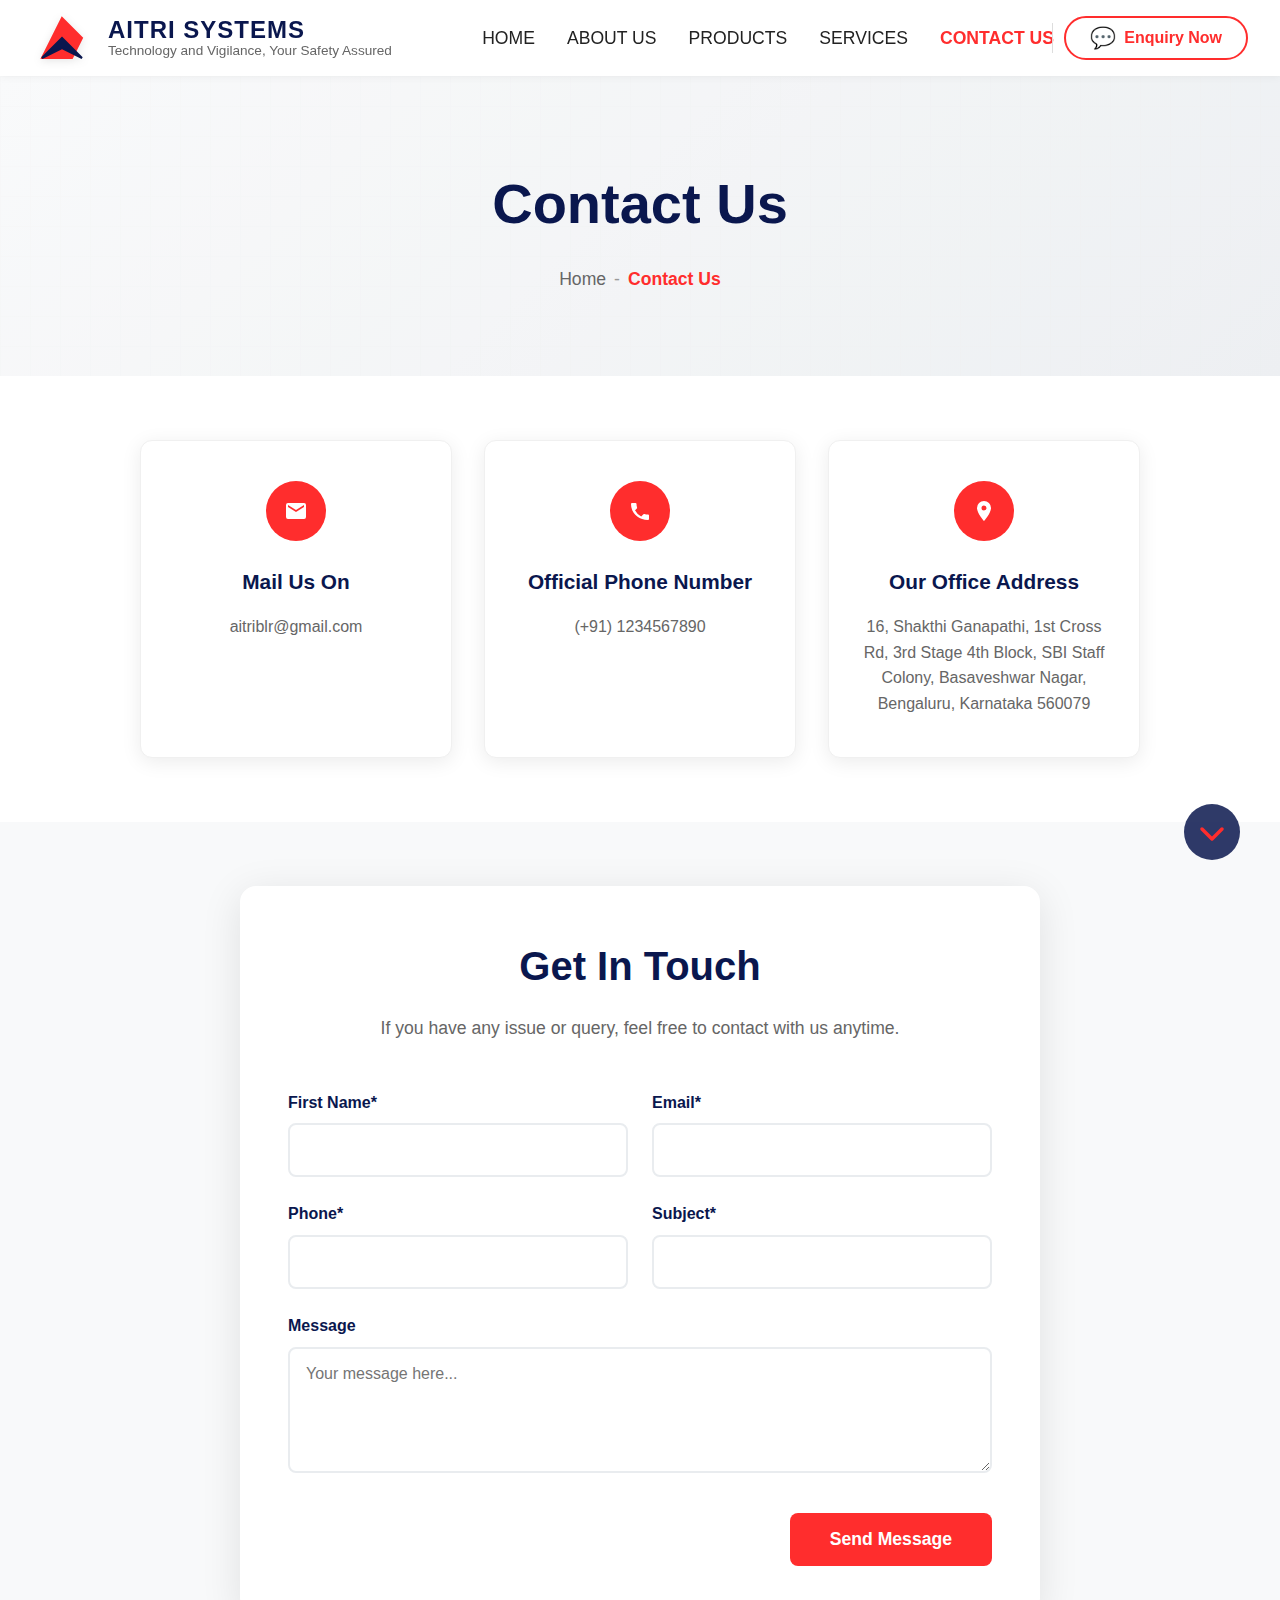
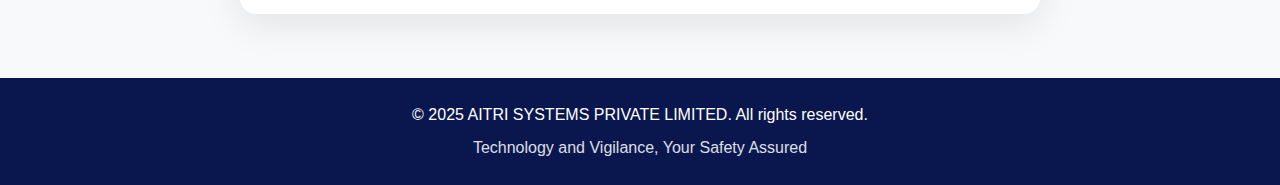
<file: contact.html>
<!DOCTYPE html>
<html lang="en">
<head>
    <meta charset="UTF-8">
    <meta name="viewport" content="width=device-width, initial-scale=1.0">
    <title>Contact Us - AITRI SYSTEMS PRIVATE LIMITED</title>
    <link rel="stylesheet" href="styles.css">
    <link rel="stylesheet" href="contact-styles.css">
</head>
<body>
    <header class="main-header">
        <div class="header-left">
            <div class="logo-svg">
                <svg width="60" height="60" viewBox="0 0 60 60" xmlns="http://www.w3.org/2000/svg">
                    <!-- Red interlocking element -->
                    <path d="M10 50 L30 10 L50 30 L40 50 Z" fill="#ff2d2d" stroke="#ff2d2d" stroke-width="2"/>
                    <!-- Dark blue interlocking element -->
                    <path d="M10 50 L30 30 L50 50 L30 40 Z" fill="#0a174e" stroke="#0a174e" stroke-width="2"/>
                </svg>
            </div>
            <div class="logo-text">
                <span class="logo-title">AITRI SYSTEMS</span>
                <span class="logo-tagline">Technology and Vigilance, Your Safety Assured</span>
            </div>
        </div>
        <nav class="main-nav">
            <ul>
                <li><a href="index.html">HOME</a></li>
                <li><a href="index.html#about">ABOUT US</a></li>
                <li><a href="index.html#products">PRODUCTS</a></li>
                <li class="dropdown">
                    <a href="index.html#services" class="dropdown-toggle">SERVICES</a>
                    <ul class="dropdown-menu">
                        <li><a href="index.html#services">Facilities Management</a></li>
                        <li><a href="index.html#services">IT Support</a></li>
                        <li><a href="index.html#services">CCTV Systems</a></li>
                        <li><a href="index.html#services">DVR & NVR</a></li>
                        <li><a href="index.html#services">Access Control</a></li>
                        <li><a href="index.html#services">Network Management</a></li>
                    </ul>
                </li>
                <li><a href="contact.html" class="active">CONTACT US</a></li>
            </ul>
        </nav>
        <div class="header-actions">
            <button class="enquiry-btn" onclick="window.location.href='contact.html'"><span class="enquiry-icon">&#128172;</span> Enquiry Now</button>
            <div class="explore-menu"><span>&#9776;</span> Explore Menu</div>
        </div>
    </header>

    <!-- Contact Page Header -->
    <section class="contact-header">
        <div class="contact-header-bg">
            <div class="contact-header-overlay"></div>
        </div>
        <div class="contact-header-content">
            <h1>Contact Us</h1>
            <nav class="breadcrumb">
                <a href="index.html">Home</a>
                <span class="separator">-</span>
                <span class="current">Contact Us</span>
            </nav>
        </div>
    </section>

    <!-- Contact Information Cards -->
    <section class="contact-info-section">
        <div class="container">
            <div class="contact-cards">
                <div class="contact-card">
                    <div class="contact-icon">
                        <svg width="24" height="24" viewBox="0 0 24 24" fill="none" xmlns="http://www.w3.org/2000/svg">
                            <path d="M20 4H4a2 2 0 00-2 2v12a2 2 0 002 2h16a2 2 0 002-2V6a2 2 0 00-2-2zm0 4l-8 5-8-5V6l8 5 8-5v2z" fill="white"/>
                        </svg>
                    </div>
                    <h3>Mail Us On</h3>
                    <p><a href="mailto:aitriblr@gmail.com">aitriblr@gmail.com</a></p>
                </div>
                <div class="contact-card">
                    <div class="contact-icon">
                        <svg width="24" height="24" viewBox="0 0 24 24" fill="none" xmlns="http://www.w3.org/2000/svg">
                            <path d="M6.62 10.79a15.053 15.053 0 006.59 6.59l2.2-2.2a1 1 0 011.01-.24c1.12.37 2.33.57 3.58.57a1 1 0 011 1V20a1 1 0 01-1 1C10.07 21 3 13.93 3 5a1 1 0 011-1h3.5a1 1 0 011 1c0 1.25.2 2.46.57 3.58a1 1 0 01-.24 1.01l-2.2 2.2z" fill="white"/>
                        </svg>
                    </div>
                    <h3>Official Phone Number</h3>
                    <p><a href="tel:+911234567890">(+91) 1234567890</a></p>
                </div>
                <div class="contact-card">
                    <div class="contact-icon">
                        <svg width="24" height="24" viewBox="0 0 24 24" fill="none" xmlns="http://www.w3.org/2000/svg">
                            <path d="M12 2a7 7 0 00-7 7c0 5.25 7 13 7 13s7-7.75 7-13a7 7 0 00-7-7zm0 9.5a2.5 2.5 0 110-5 2.5 2.5 0 010 5z" fill="white"/>
                        </svg>
                    </div>
                    <h3>Our Office Address</h3>
                    <p><a href="https://www.google.com/maps/search/?api=1&query=16+Shakthi+Ganapathi+1st+Cross+Rd+3rd+Stage+4th+Block+SBI+Staff+Colony+Basaveshwar+Nagar+Bengaluru+Karnataka+560079" target="_blank">16, Shakthi Ganapathi, 1st Cross Rd, 3rd Stage 4th Block, SBI Staff Colony, Basaveshwar Nagar, Bengaluru, Karnataka 560079</a></p>
                </div>
            </div>
        </div>
    </section>

    <!-- Contact Form Section -->
    <section class="contact-form-section">
        <div class="container">
            <div class="contact-form-container">
                <div class="form-header">
                    <h2>Get In Touch</h2>
                    <p>If you have any issue or query, feel free to contact with us anytime.</p>
                </div>
                <form class="contact-form" id="contactForm">
                    <div class="form-row">
                        <div class="form-group">
                            <label for="firstName">First Name*</label>
                            <input type="text" id="firstName" name="firstName" required>
                        </div>
                        <div class="form-group">
                            <label for="email">Email*</label>
                            <input type="email" id="email" name="email" required>
                        </div>
                    </div>
                    <div class="form-row">
                        <div class="form-group">
                            <label for="phone">Phone*</label>
                            <input type="tel" id="phone" name="phone" required>
                        </div>
                        <div class="form-group">
                            <label for="subject">Subject*</label>
                            <input type="text" id="subject" name="subject" required>
                        </div>
                    </div>
                    <div class="form-group full-width">
                        <label for="message">Message</label>
                        <textarea id="message" name="message" rows="5" placeholder="Your message here..."></textarea>
                    </div>
                    <button type="submit" class="submit-btn">Send Message</button>
                </form>
            </div>
        </div>
    </section>

    <a href="#scroll-fab" id="scroll-fab" class="down-arrow-fab" title="Scroll Down">
      <svg width="56" height="56" viewBox="0 0 56 56" fill="none" xmlns="http://www.w3.org/2000/svg">
        <circle cx="28" cy="28" r="28" fill="#0a174e" fill-opacity="0.85"/>
        <path d="M18 25l10 10 10-10" stroke="#ff2d2d" stroke-width="3.5" stroke-linecap="round" stroke-linejoin="round"/>
      </svg>
    </a>

    <footer class="footer">
        <div class="container footer-container">
            <p>&copy; 2025 AITRI SYSTEMS PRIVATE LIMITED. All rights reserved.</p>
            <span>Technology and Vigilance, Your Safety Assured</span>
        </div>
    </footer>

    <script src="script.js"></script>
    <script src="contact-script.js"></script>
</body>
</html>
</file>
<file: contact-styles.css>
/* Contact Page Specific Styles */

/* Contact Header */
.contact-header {
    position: relative;
    height: 300px;
    background: linear-gradient(135deg, #f8f9fa 0%, #e9ecef 100%);
    display: flex;
    align-items: center;
    justify-content: center;
    overflow: hidden;
}

.contact-header-bg {
    position: absolute;
    top: 0;
    left: 0;
    width: 100%;
    height: 100%;
    background-image: url('data:image/svg+xml;utf8,<svg xmlns="http://www.w3.org/2000/svg" viewBox="0 0 100 100"><defs><pattern id="grid" width="10" height="10" patternUnits="userSpaceOnUse"><path d="M 10 0 L 0 0 0 10" fill="none" stroke="%23e0e0e0" stroke-width="0.5"/></pattern></defs><rect width="100" height="100" fill="url(%23grid)"/></svg>');
    opacity: 0.3;
    animation: float 6s ease-in-out infinite;
}

.contact-header-overlay {
    position: absolute;
    top: 0;
    left: 0;
    width: 100%;
    height: 100%;
    background: rgba(255, 255, 255, 0.7);
}

.contact-header-content {
    position: relative;
    z-index: 2;
    text-align: center;
    max-width: 800px;
    padding: 0 2rem;
}

.contact-header h1 {
    font-size: 3.5rem;
    font-weight: 700;
    color: #0a174e;
    margin-bottom: 1rem;
    animation: slideInUp 1s ease-out;
}

.breadcrumb {
    display: flex;
    align-items: center;
    justify-content: center;
    gap: 0.5rem;
    font-size: 1.1rem;
    animation: slideInUp 1s ease-out 0.2s both;
}

.breadcrumb a {
    color: #666;
    text-decoration: none;
    transition: color 0.3s;
}

.breadcrumb a:hover {
    color: #ff2d2d;
}

.breadcrumb .separator {
    color: #999;
}

.breadcrumb .current {
    color: #ff2d2d;
    font-weight: 600;
}

/* Contact Info Section */
.contact-info-section {
    padding: 4rem 0;
    background: #fff;
}

.contact-cards {
    display: grid;
    grid-template-columns: repeat(auto-fit, minmax(300px, 1fr));
    gap: 2rem;
    max-width: 1000px;
    margin: 0 auto;
}

.contact-card {
    background: #fff;
    border-radius: 12px;
    padding: 2.5rem 2rem;
    text-align: center;
    box-shadow: 0 4px 20px rgba(0, 0, 0, 0.08);
    transition: transform 0.3s ease, box-shadow 0.3s ease;
    border: 1px solid #f0f0f0;
}

.contact-card:hover {
    transform: translateY(-8px);
    box-shadow: 0 8px 30px rgba(255, 45, 45, 0.15);
}

.contact-icon {
    width: 60px;
    height: 60px;
    background: #ff2d2d;
    border-radius: 50%;
    display: flex;
    align-items: center;
    justify-content: center;
    margin: 0 auto 1.5rem auto;
    transition: transform 0.3s ease;
}

.contact-card:hover .contact-icon {
    transform: scale(1.1);
}

.contact-card h3 {
    font-size: 1.3rem;
    font-weight: 600;
    color: #0a174e;
    margin-bottom: 1rem;
}

.contact-card p a {
  color: #666;
  text-decoration: none;
  transition: color 0.3s ease;
}

.contact-card p a:hover {
  color: #ff2d2d;
}

/* Contact Form Section */
.contact-form-section {
    padding: 4rem 0;
    background: #f8f9fa;
}

.contact-form-container {
    max-width: 800px;
    margin: 0 auto;
    background: #fff;
    border-radius: 16px;
    padding: 3rem;
    box-shadow: 0 8px 40px rgba(0, 0, 0, 0.1);
}

.form-header {
    text-align: center;
    margin-bottom: 3rem;
}

.form-header h2 {
    font-size: 2.5rem;
    font-weight: 700;
    color: #0a174e;
    margin-bottom: 1rem;
}

.form-header p {
    font-size: 1.1rem;
    color: #666;
    line-height: 1.6;
}

.contact-form {
    display: flex;
    flex-direction: column;
    gap: 1.5rem;
}

.form-row {
    display: grid;
    grid-template-columns: 1fr 1fr;
    gap: 1.5rem;
}

.form-group {
    display: flex;
    flex-direction: column;
}

.form-group.full-width {
    grid-column: 1 / -1;
}

.form-group label {
    font-size: 1rem;
    font-weight: 600;
    color: #0a174e;
    margin-bottom: 0.5rem;
}

.form-group input,
.form-group textarea {
    padding: 1rem;
    border: 2px solid #e9ecef;
    border-radius: 8px;
    font-size: 1rem;
    font-family: inherit;
    transition: border-color 0.3s ease, box-shadow 0.3s ease;
    background: #fff;
}

.form-group input:focus,
.form-group textarea:focus {
    outline: none;
    border-color: #ff2d2d;
    box-shadow: 0 0 0 3px rgba(255, 45, 45, 0.1);
}

.form-group textarea {
    resize: vertical;
    min-height: 120px;
}

.submit-btn {
    background: #ff2d2d;
    color: #fff;
    border: none;
    padding: 1rem 2.5rem;
    border-radius: 8px;
    font-size: 1.1rem;
    font-weight: 600;
    cursor: pointer;
    transition: background 0.3s ease, transform 0.3s ease;
    align-self: flex-start;
    margin-top: 1rem;
}

.submit-btn:hover {
    background: #e82626;
    transform: translateY(-2px);
}

.submit-btn:active {
    transform: translateY(0);
}

/* Active Navigation Link */
.main-nav ul li a.active {
    color: #ff2d2d;
    font-weight: 600;
}

/* Animations */
@keyframes float {
    0%, 100% { transform: translateY(0px); }
    50% { transform: translateY(-10px); }
}

@keyframes slideInUp {
    from {
        opacity: 0;
        transform: translateY(30px);
    }
    to {
        opacity: 1;
        transform: translateY(0);
    }
}

/* Scroll Button */
.down-arrow-fab {
  position: fixed;
  right: 32px;
  bottom: 32px;
  width: 72px;
  height: 72px;
  display: flex;
  align-items: center;
  justify-content: center;
  z-index: 1000;
  cursor: pointer;
  animation: arrow-bounce 1.2s infinite;
}
@keyframes arrow-bounce {
  0%, 100% { transform: translateY(0); }
  50% { transform: translateY(12px); }
}
.down-arrow-fab svg {
  width: 56px;
  height: 56px;
  display: block;
}
.down-arrow-fab.up svg path {
  transform: rotate(180deg);
  transform-origin: 28px 28px;
}
#scroll-fab { cursor: pointer; }

/* Responsive Design */
@media (max-width: 768px) {
    .contact-header h1 {
        font-size: 2.5rem;
    }
    
    .contact-cards {
        grid-template-columns: 1fr;
        gap: 1.5rem;
    }
    
    .contact-form-container {
        padding: 2rem;
        margin: 0 1rem;
    }
    
    .form-row {
        grid-template-columns: 1fr;
        gap: 1rem;
    }
    
    .form-header h2 {
        font-size: 2rem;
    }
}

@media (max-width: 480px) {
    .contact-header {
        height: 250px;
    }
    
    .contact-header h1 {
        font-size: 2rem;
    }
    
    .contact-card {
        padding: 2rem 1.5rem;
    }
    
    .contact-form-container {
        padding: 1.5rem;
    }
}
</file>
<file: styles.css>
/* Basic CSS Reset */
* {
  margin: 0;
  padding: 0;
  box-sizing: border-box;
}

body {
  font-family: 'Segoe UI', Arial, sans-serif;
  background: #f7f9fb;
  color: #222;
  line-height: 1.6;
}

.navbar {
  background: #fff;
  box-shadow: 0 2px 8px rgba(0,0,0,0.04);
  padding: 0.5rem 0;
  position: sticky;
  top: 0;
  z-index: 100;
}

.container.nav-container {
  max-width: 1200px;
  margin: 0 auto;
  display: flex;
  align-items: center;
  justify-content: space-between;
  padding: 0 2rem;
}

.logo {
  font-size: 2rem;
  font-weight: bold;
  color: #0072ff;
  text-decoration: none;
  letter-spacing: 1px;
}

.nav-menu {
  list-style: none;
  display: flex;
  gap: 2rem;
}

.nav-menu li a {
  text-decoration: none;
  color: #222;
  font-weight: 500;
  transition: color 0.2s;
}

.nav-menu li a:hover {
  color: #0072ff;
}

.nav-toggle {
  display: none;
  flex-direction: column;
  cursor: pointer;
  gap: 5px;
}

.nav-toggle span {
  width: 25px;
  height: 3px;
  background: #0072ff;
  border-radius: 2px;
  display: block;
}

@media (max-width: 768px) {
  .nav-menu {
    display: none;
    position: absolute;
    top: 60px;
    right: 2rem;
    background: #fff;
    flex-direction: column;
    gap: 1.5rem;
    box-shadow: 0 2px 8px rgba(0,0,0,0.08);
    padding: 1.5rem 2rem;
    border-radius: 8px;
  }
  .nav-menu.active {
    display: flex;
  }
  .nav-toggle {
    display: flex;
  }
}

.hero {
  background: linear-gradient(90deg, #0072ff 0%, #00c6ff 100%);
  color: #fff;
  padding: 5rem 0 4rem 0;
  text-align: center;
}

.hero-container {
  max-width: 800px;
  margin: 0 auto;
}

.hero h1 {
  font-size: 2.5rem;
  font-weight: 700;
  margin-bottom: 1.5rem;
}

.hero p {
  font-size: 1.25rem;
  margin-bottom: 2.5rem;
}

.btn-primary {
  display: inline-block;
  background: #fff;
  color: #0072ff;
  padding: 0.75rem 2rem;
  border-radius: 30px;
  font-weight: 600;
  font-size: 1.1rem;
  text-decoration: none;
  box-shadow: 0 2px 8px rgba(0,0,0,0.08);
  transition: background 0.2s, color 0.2s;
}

.btn-primary:hover {
  background: #0072ff;
  color: #fff;
  border: 1px solid #fff;
}

@media (max-width: 600px) {
  .hero h1 {
    font-size: 1.5rem;
  }
  .hero p {
    font-size: 1rem;
  }
}

.services {
  background: #f7f9fb;
  padding: 4rem 0 3rem 0;
  text-align: center;
}

.services-container {
  max-width: 1100px;
  margin: 0 auto;
}

.services h2 {
  font-size: 2rem;
  color: #0a174e;
  margin-bottom: 2.5rem;
  font-weight: 700;
}

.services-list {
  display: flex;
  gap: 2rem;
  justify-content: center;
  flex-wrap: wrap;
}

.service-card {
  background: #fff;
  border-radius: 16px;
  box-shadow: 0 2px 12px rgba(0,0,0,0.06);
  padding: 2rem 1.5rem;
  flex: 1 1 250px;
  max-width: 320px;
  min-width: 220px;
  margin: 0.5rem;
  transition: transform 0.2s, box-shadow 0.2s;
}

.service-card:hover {
  transform: translateY(-8px) scale(1.03);
  box-shadow: 0 6px 24px rgba(255,45,45,0.15);
}

.service-icon {
  font-size: 2.5rem;
  margin-bottom: 1rem;
}

.service-card h3 {
  font-size: 1.25rem;
  color: #0a174e;
  margin-bottom: 0.75rem;
  font-weight: 600;
}

.service-card p {
  font-size: 1rem;
  color: #444;
}

@media (max-width: 900px) {
  .services-list {
    flex-direction: column;
    align-items: center;
  }
  .service-card {
    max-width: 90%;
  }
}

.about {
  background: #fff;
  padding: 4rem 0 3rem 0;
  text-align: center;
}

.about-container {
  max-width: 900px;
  margin: 0 auto;
}

.about h2 {
  font-size: 2rem;
  color: #0a174e;
  margin-bottom: 2rem;
  font-weight: 700;
}

.about p {
  font-size: 1.15rem;
  color: #333;
  margin-bottom: 2rem;
}

.about-highlights {
  list-style: none;
  display: flex;
  flex-wrap: wrap;
  justify-content: center;
  gap: 1.5rem;
  padding: 0;
}

.about-highlights li {
  background: #f7f9fb;
  border-radius: 8px;
  padding: 1rem 2rem;
  font-size: 1rem;
  color: #0a174e;
  font-weight: 500;
  box-shadow: 0 1px 4px rgba(0,0,0,0.04);
}

@media (max-width: 700px) {
  .about-highlights {
    flex-direction: column;
    gap: 1rem;
  }
  .about-highlights li {
    padding: 1rem;
  }
}

.contact {
  background: #f7f9fb;
  padding: 4rem 0 3rem 0;
  text-align: center;
}

.contact-container {
  max-width: 500px;
  margin: 0 auto;
}

.contact h2 {
  font-size: 2rem;
  color: #0a174e;
  margin-bottom: 2rem;
  font-weight: 700;
}

.contact-form {
  display: flex;
  flex-direction: column;
  gap: 1.25rem;
}

.contact-form input,
.contact-form textarea {
  padding: 0.9rem 1.2rem;
  border: 1px solid #dbeafe;
  border-radius: 8px;
  font-size: 1rem;
  font-family: inherit;
  background: #fff;
  resize: none;
  transition: border 0.2s;
}

.contact-form input:focus,
.contact-form textarea:focus {
  border: 1.5px solid #ff2d2d;
  outline: none;
}

.contact-form button {
  align-self: flex-end;
}

.footer {
  background: #0a174e;
  color: #fff;
  padding: 1.5rem 0;
  text-align: center;
}

.footer-container {
  max-width: 900px;
  margin: 0 auto;
  display: flex;
  flex-direction: column;
  gap: 0.5rem;
  align-items: center;
}

.footer span {
  font-size: 1rem;
  opacity: 0.85;
}

/* Header Styles */
.main-header {
  display: flex;
  align-items: center;
  justify-content: space-between;
  background: #fff;
  padding: 0.5rem 2rem;
  box-shadow: 0 2px 8px rgba(0,0,0,0.04);
  position: sticky;
  top: 0;
  z-index: 100;
}
.header-left {
  display: flex;
  align-items: center;
  gap: 1rem;
}
.logo-svg {
  width: 60px;
  height: 60px;
  display: flex;
  align-items: center;
  justify-content: center;
}

.logo-svg svg {
  width: 100%;
  height: 100%;
  filter: drop-shadow(0 2px 4px rgba(0,0,0,0.1));
}
.logo-text {
  display: flex;
  flex-direction: column;
  line-height: 1.1;
}
.logo-title {
  font-size: 1.5rem;
  font-weight: bold;
  color: #0a174e;
  letter-spacing: 1px;
}
.logo-tagline {
  font-size: 0.85rem;
  color: #666;
}
.main-nav ul {
  display: flex;
  gap: 2rem;
  list-style: none;
  margin-left: 5rem;
}
.main-nav ul li a {
  text-decoration: none;
  color: #222;
  font-weight: 500;
  font-size: 1.1rem;
  transition: color 0.2s;
}
/* Dropdown Menu Styles */
.dropdown {
  position: relative;
}

.dropdown-menu {
  position: absolute;
  top: 100%;
  left: 0;
  background: #fff;
  min-width: 200px;
  box-shadow: 0 4px 20px rgba(0, 0, 0, 0.15);
  border-radius: 8px;
  opacity: 0;
  visibility: hidden;
  transform: translateY(-10px);
  transition: all 0.3s ease;
  z-index: 1000;
  padding: 0.5rem 0;
  margin-top: 0.5rem;
  display: flex;
  flex-direction: column;
}

.dropdown:hover .dropdown-menu {
  opacity: 1;
  visibility: visible;
  transform: translateY(0);
}

.dropdown-menu li {
  margin: 0;
  padding: 0;
  display: block;
  width: 100%;
}

.dropdown-menu li a {
  display: block;
  padding: 0.6rem 1rem;
  color: #333;
  text-decoration: none;
  font-size: 0.9rem;
  transition: background 0.2s ease, color 0.2s ease;
  border-bottom: 1px solid #f0f0f0;
  white-space: nowrap;
}

.dropdown-menu li:last-child a {
  border-bottom: none;
}

.dropdown-menu li a:hover {
  background: #f8f9fa;
  color: #ff2d2d;
}

.main-nav ul li a:hover {
  background: linear-gradient(45deg, #ff2d2d, #0a174e);
  -webkit-background-clip: text;
  -webkit-text-fill-color: transparent;
  background-clip: text;
}
.header-actions {
  display: flex;
  align-items: center;
  gap: 1.5rem;
  position: relative;
}
.header-actions::before {
  content: '';
  position: absolute;
  left: -0.75rem;
  top: 50%;
  transform: translateY(-50%);
  width: 1px;
  height: 30px;
  background: #ddd;
}
.enquiry-btn {
  background: none;
  border: 2px solid #ff2d2d;
  color: #ff2d2d;
  font-weight: 600;
  border-radius: 30px;
  padding: 0.5rem 1.5rem;
  font-size: 1rem;
  display: flex;
  align-items: center;
  gap: 0.5rem;
  cursor: pointer;
  transition: background 0.2s, color 0.2s;
}
.enquiry-btn:hover {
  background: #ff2d2d;
  color: #fff;
}
.enquiry-icon {
  font-size: 1.3rem;
}
.explore-menu {
  font-size: 1.1rem;
  color: #222;
  cursor: pointer;
  display: none;
  align-items: center;
  gap: 0.3rem;
}

/* Main Layout */
.main-content {
  display: flex;
  flex-direction: row;
  min-height: 80vh;
  background: none !important;
}

/* Sidebar Styles */
.sidebar {
  position: absolute;
  top: 0;
  left: 0;
  height: 100%;
  width: 260px;
  background: none !important;
  box-shadow: none !important;
  z-index: 10;
  display: flex;
  flex-direction: column;
  justify-content: flex-start;
  padding: 2rem 1.5rem 2rem 1rem;
}
.sidebar ul {
  list-style: none;
  display: flex;
  flex-direction: column;
  gap: 0.5rem;
  padding: 0;
}
.sidebar-feature {
  position: relative;
  padding-bottom: 0.5rem;
  margin-bottom: 0.5rem;
  font-weight: bold;
  color: #fff;
  cursor: pointer;
  transition: color 0.2s, filter 0.2s;
  display: flex;
  align-items: flex-start;
  gap: 0.7rem;
}
.sidebar-feature .sidebar-icon {
  font-size: 2.1rem;
  color: #fff;
  transition: color 0.2s, filter 0.2s;
  flex-shrink: 0;
  margin-right: 0.7rem;
  display: flex;
  align-items: flex-start;
  justify-content: center;
}
.sidebar-feature .sidebar-text {
  display: flex;
  flex-direction: column;
  align-items: flex-start;
}
.sidebar-feature .sidebar-title {
  font-size: 1.15rem;
  font-weight: bold;
  color: #fff;
  line-height: 1.1;
}
.sidebar-feature .sidebar-sub {
  font-size: 0.85rem;
  color: #fff;
  font-weight: normal;
  margin-left: 0;
  opacity: 0.85;
  line-height: 1.1;
  margin-top: 0.15rem;
}
.sidebar-feature:not(:last-child)::after {
  content: '';
  display: block;
  position: absolute;
  left: 0;
  bottom: 0;
  width: 100%;
  height: 1px;
  background: rgba(255,255,255,0.7);
}
.sidebar-feature-active,
.sidebar-feature-active .sidebar-icon,
.sidebar-feature-active .sidebar-sub {
  color: #ff4d00 !important;
}
.sidebar-feature:hover,
.sidebar-feature:hover .sidebar-icon,
.sidebar-feature:hover .sidebar-title,
.sidebar-feature:hover .sidebar-sub {
  color: #ff4d4d !important;
  filter: none !important;
}
.sidebar ul li:not(:last-child)::after {
  content: '';
  display: block;
  position: absolute;
  left: 0;
  bottom: 0;
  width: 100%;
  height: 1px;
  background: rgba(255,255,255,0.3);
}
.sidebar-icon {
  font-size: 2.1rem;
  margin-right: 1rem;
  vertical-align: middle;
  filter: none;
  color: #fff;
}
.sidebar-sub {
  display: block;
  font-size: 1.05rem;
  color: #fff;
  font-weight: normal;
  margin-left: 2.8rem;
  opacity: 0.95;
  text-shadow: none;
}
/* Floating call button */
.sidebar-call-btn {
  position: absolute;
  left: 10px;
  bottom: 20px;
  width: 52px;
  height: 52px;
  background: #ffd600;
  border-radius: 50%;
  display: flex;
  align-items: center;
  justify-content: center;
  box-shadow: 0 2px 8px rgba(0,0,0,0.18);
  z-index: 20;
  cursor: pointer;
  border: none;
  outline: none;
  transition: background 0.2s;
}
.sidebar-call-btn:hover {
  background: #ffe066;
}
.sidebar-call-btn svg {
  width: 28px;
  height: 28px;
  fill: #222;
}

/* Hero Section Styles */
.hero-section {
  position: relative;
  z-index: 0;
  width: 100vw;
  height: 100vh;
  min-height: 500px;
  display: flex;
  align-items: center;
  justify-content: center;
  overflow: hidden;
}
.hero-bg {
  width: 100vw;
  height: 100vh;
  object-fit: cover;
  position: absolute;
  top: 0;
  left: 0;
  z-index: 1;
}
.hero-overlay {
  position: absolute;
  top: 0;
  left: 0;
  width: 100%;
  height: 100%;
  background: rgba(255,255,255,0.15);
  z-index: 2;
}
.hero-phone-img {
  position: relative;
  z-index: 3;
  display: flex;
  align-items: center;
  justify-content: center;
}
.hero-phone-img img {
  width: 350px;
  max-width: 90vw;
  border-radius: 20px;
  box-shadow: 0 8px 32px rgba(0,0,0,0.18);
}
.hero-bg-slider {
  position: absolute;
  top: 0;
  left: 0;
  width: 100%;
  height: 100%;
  z-index: 1;
}
.hero-bg-slider .hero-bg {
  position: absolute;
  top: 0;
  left: 0;
  width: 100%;
  height: 100%;
  object-fit: cover;
  opacity: 0;
  transition: opacity 0.7s;
  z-index: 1;
}
.hero-bg-slider .hero-bg.active {
  opacity: 1;
  z-index: 2;
}
.hero-slider-dots {
  position: absolute;
  left: 50%;
  bottom: 90px;
  transform: translateX(-50%);
  z-index: 1001;
  display: flex;
  gap: 10px;
  background: none;
  box-shadow: none;
}
.hero-slider-dots .dot {
  width: 14px;
  height: 14px;
  border-radius: 50%;
  background: #000;
  opacity: 0.7;
  border: none;
  cursor: pointer;
  transition: opacity 0.3s, background 0.3s;
}
.hero-slider-dots .dot.active {
  opacity: 1;
  background: #fff;
}
.hero-slider-progress {
  position: absolute;
  left: 0;
  bottom: 0;
  width: 100%;
  height: 7px;
  background: rgba(10,23,78,0.08);
  z-index: 20;
  overflow: hidden;
}
.hero-slider-progress-bar {
  height: 100%;
  width: 0%;
  background: linear-gradient(90deg, #ff2d2d 0%, #0a174e 100%);
  transition: width 0.3s linear;
}
.whatsapp-fab {
  position: fixed;
  left: 32px;
  bottom: 32px;
  width: 76px;
  height: 76px;
  background: #25d366;
  border-radius: 50%;
  display: flex;
  align-items: center;
  justify-content: center;
  box-shadow: 0 4px 16px rgba(0,0,0,0.18);
  z-index: 1000;
  transition: transform 0.2s, box-shadow 0.2s;
  animation: whatsapp-fab-up 0.7s cubic-bezier(.68,-0.55,.27,1.55);
}
.whatsapp-fab img {
  width: 44px;
  height: 44px;
}
.whatsapp-fab:hover {
  transform: translateY(-6px) scale(1.08);
  box-shadow: 0 8px 24px rgba(37,211,102,0.25);
}
@keyframes whatsapp-fab-up {
  from { transform: translateY(40px); opacity: 0; }
  to { transform: translateY(0); opacity: 1; }
}
.down-arrow-fab {
  position: fixed;
  right: 32px;
  bottom: 32px;
  width: 72px;
  height: 72px;
  display: flex;
  align-items: center;
  justify-content: center;
  z-index: 1000;
  cursor: pointer;
  animation: arrow-bounce 1.2s infinite;
}
@keyframes arrow-bounce {
  0%, 100% { transform: translateY(0); }
  50% { transform: translateY(12px); }
}
.down-arrow-fab svg {
  width: 56px;
  height: 56px;
  display: block;
}
.hero-bottom-fade {
  position: absolute;
  left: 0;
  bottom: 0;
  width: 100%;
  height: 60px;
  background: linear-gradient(to top, #fff 80%, transparent 100%);
  z-index: 21;
  pointer-events: none;
}
.down-arrow-fab.up svg path {
  transform: rotate(180deg);
  transform-origin: 28px 28px;
}
#scroll-fab { cursor: pointer; }

/* Responsive */
@media (max-width: 1100px) {
  .main-content {
    flex-direction: column;
  }
  .sidebar {
    flex-direction: row;
    min-width: 100%;
    max-width: 100%;
    padding: 1rem 0.5rem;
    justify-content: center;
    align-items: center;
  }
  .sidebar ul {
    flex-direction: row;
    gap: 1.5rem;
  }
  .sidebar-sub {
    margin-left: 0;
  }
}
@media (max-width: 700px) {
  .main-header {
    flex-direction: column;
    gap: 1rem;
    padding: 0.5rem 0.5rem;
  }
  .main-nav ul {
    gap: 1rem;
  }
  .header-actions {
    gap: 0.7rem;
  }
  .hero-phone-img img {
    width: 220px;
  }
  .explore-menu {
    display: flex;
  }
}

.map-animate-container {
  width: 100%;
  max-width: 600px;
  margin: 2rem auto 0 auto;
  border-radius: 18px;
  overflow: hidden;
  box-shadow: 0 4px 24px rgba(0,0,0,0.13);
  animation: fadeInMap 1.2s cubic-bezier(.68,-0.55,.27,1.55);
}
.contact-map {
  width: 100%;
  height: 320px;
  border: none;
  display: block;
  border-radius: 18px;
}
@keyframes fadeInMap {
  from { opacity: 0; transform: translateY(40px) scale(0.98); }
  to { opacity: 1; transform: translateY(0) scale(1); }
}
@media (max-width: 700px) {
  .map-animate-container {
    max-width: 98vw;
  }
  .contact-map {
    height: 200px;
  }
}

.products {
  background: #fff;
  padding: 4rem 0 3rem 0;
  text-align: center;
}
.products-container {
  max-width: 1300px;
  margin: 0 auto;
}
.products h2 {
  font-size: 2.5rem;
  font-weight: 700;
  margin-bottom: 2.5rem;
}
.products-grid {
  display: grid;
  grid-template-columns: repeat(3, 1fr);
  gap: 2rem;
  justify-items: center;
}
.product-card {
  background: #fafafa;
  border-radius: 10px;
  box-shadow: 0 2px 12px rgba(0,0,0,0.06);
  padding: 2rem 1.5rem;
  display: flex;
  flex-direction: row;
  align-items: center;
  min-width: 320px;
  max-width: 370px;
  min-height: 120px;
  gap: 1.5rem;
  transition: transform 0.18s, box-shadow 0.18s;
}
.product-card:hover {
  transform: translateY(-8px) scale(1.03);
  box-shadow: 0 6px 24px rgba(255,45,45,0.15);
}
.product-card img {
  width: 100px;
  height: 70px;
  object-fit: contain;
  margin-right: 1.2rem;
}
.product-title {
  font-size: 1.25rem;
  font-weight: 600;
  color: #222;
  text-align: left;
  letter-spacing: 0.01em;
}
@media (max-width: 1100px) {
  .products-grid {
    grid-template-columns: 1fr 1fr;
  }
}
@media (max-width: 700px) {
  .products-grid {
    grid-template-columns: 1fr;
  }
  .product-card {
    min-width: 90vw;
    max-width: 98vw;
    flex-direction: column;
    align-items: flex-start;
    gap: 0.7rem;
    padding: 1.2rem 0.7rem;
  }
  .product-card img {
    margin-right: 0;
    margin-bottom: 0.7rem;
  }
  .product-title {
    text-align: left;
  }
}

.contact-page-container {
    max-width: 900px;
    margin: 3rem auto;
    background: #fff;
    border-radius: 18px;
    box-shadow: 0 4px 24px rgba(0,0,0,0.10);
    padding: 2.5rem 2rem 2.5rem 2rem;
    display: flex;
    flex-wrap: wrap;
    gap: 2.5rem;
    align-items: flex-start;
}
.contact-info {
    flex: 1 1 320px;
    min-width: 280px;
}
.contact-info h2 {
    font-size: 2.2rem;
    font-weight: 700;
    margin-bottom: 1.5rem;
    color: #0a174e;
}
.contact-info p {
    font-size: 1.1rem;
    margin-bottom: 1.2rem;
    color: #222;
}
.contact-info a {
    color: #ff2d2d;
    text-decoration: none;
    word-break: break-all;
}
.contact-info a:hover {
    text-decoration: underline;
}
.contact-map-container {
    flex: 1 1 340px;
    min-width: 280px;
    border-radius: 18px;
    overflow: hidden;
    box-shadow: 0 4px 24px rgba(0,0,0,0.13);
    animation: fadeInMap 1.2s cubic-bezier(.68,-0.55,.27,1.55);
}
.contact-map {
    width: 100%;
    height: 340px;
    border: none;
    display: block;
}
@keyframes fadeInMap {
    from { opacity: 0; transform: translateY(40px) scale(0.98); }
    to { opacity: 1; transform: translateY(0) scale(1); }
}
@media (max-width: 900px) {
    .contact-page-container {
        flex-direction: column;
        gap: 2rem;
        padding: 1.2rem 0.5rem;
    }
    .contact-map {
        height: 220px;
    }
}

.site-info-section {
  background: #f7f9fb;
  padding: 3rem 0 2rem 0;
  border-top: 1px solid #e0e7ef;
}
.site-info-container {
  max-width: 1100px;
  margin: 0 auto;
  display: flex;
  gap: 2.5rem;
  justify-content: space-between;
  flex-wrap: wrap;
}
.site-info-block {
  flex: 1 1 260px;
  min-width: 220px;
  margin-bottom: 1.5rem;
}
.site-info-block h3 {
  font-size: 1.25rem;
  font-weight: 700;
  color: #0a174e; /* dark blue */
  margin-bottom: 1rem;
  letter-spacing: 0.5px;
  border-left: 4px solid #ff2d2d; /* red accent */
  padding-left: 0.5rem;
}
.site-info-block p {
  color: #222;
  font-size: 1.05rem;
  margin-bottom: 0.7rem;
}
.site-info-block ul {
  list-style: none;
  padding: 0;
  margin: 0;
}
.site-info-block ul li {
  margin-bottom: 0.5rem;
  font-size: 1.05rem;
  color: #222;
}
.site-info-block ul li a {
  color: #0a174e;
  text-decoration: none;
  transition: color 0.18s;
  font-weight: 500;
}
.site-info-block ul li a:hover {
  color: #ff2d2d;
  text-decoration: underline;
}
@media (max-width: 900px) {
  .site-info-container {
    flex-direction: column;
    gap: 1.5rem;
    padding: 0 1rem;
  }
  .site-info-block {
    min-width: 0;
  }
}

.unified-contact {
  display: flex;
  flex-wrap: wrap;
  gap: 2.5rem;
  align-items: flex-start;
  background: #fff;
  border-radius: 18px;
  box-shadow: 0 4px 24px rgba(0,0,0,0.10);
  padding: 2.5rem 2rem 2.5rem 2rem;
  margin: 3rem auto;
  max-width: 1100px;
}
.unified-contact .contact-info {
  flex: 2 1 340px;
  min-width: 280px;
}
.unified-info-row {
  display: flex;
  gap: 2rem;
  margin-top: 2.5rem;
  flex-wrap: wrap;
}
.unified-info-row .site-info-block {
  background: none;
  box-shadow: none;
  border-radius: 0;
  padding: 0;
  margin-bottom: 0;
  flex: 1 1 180px;
  min-width: 160px;
}
.compact-map {
  flex: 1 1 260px;
  min-width: 200px;
  max-width: 320px;
  border-radius: 18px;
  overflow: hidden;
  box-shadow: 0 4px 24px rgba(0,0,0,0.13);
  animation: fadeInMap 1.2s cubic-bezier(.68,-0.55,.27,1.55);
  margin: 0 auto;
}
.compact-map .contact-map {
  width: 100%;
  height: 180px;
  border: none;
  display: block;
}
@media (max-width: 900px) {
  .unified-contact {
    flex-direction: column;
    gap: 2rem;
    padding: 1.2rem 0.5rem;
  }
  .unified-info-row {
    flex-direction: column;
    gap: 1.2rem;
  }
  .compact-map {
    max-width: 98vw;
  }
  .compact-map .contact-map {
    height: 140px;
  }
}

.contact-info-grid {
  background: #fff;
  padding: 2rem 0 3rem 0;
}
.info-grid {
  max-width: 1200px;
  margin: 0 auto;
  display: grid;
  grid-template-columns: repeat(4, 1fr);
  gap: 2.5rem;
  align-items: start;
}
.info-col {
  position: relative;
  padding: 0 1rem;
}
.info-col + .info-col {
  border-left: 1px solid #e6ebf2;
}
.info-col h3 {
  font-size: 1.35rem;
  font-weight: 700;
  color: #0a174e;
  margin-bottom: 0.6rem;
}
.accent-lines {
  display: inline-flex;
  gap: 10px;
  margin-bottom: 1rem;
}
.accent-lines i:first-child {
  width: 14px; height: 4px; background: #ff2d2d; display: inline-block; border-radius: 2px;
}
.accent-lines i:last-child {
  width: 34px; height: 4px; background: #ff2d2d; display: inline-block; border-radius: 2px;
}
.info-about p {
  color: #333;
  line-height: 1.7;
  margin-bottom: 1.2rem;
}
.btn-read-more {
  display: inline-block;
  padding: 0.5rem 1rem;
  background: #ff2d2d;
  color: #fff;
  border-radius: 20px;
  text-decoration: none;
  font-weight: 600;
  font-size: 0.9rem;
  box-shadow: 0 4px 12px rgba(255,45,45,0.25);
}
.btn-read-more::after {
  content: ' →';
  margin-left: 0.3rem;
}
.btn-read-more:hover {
  background: #e82626;
}
.icon-list {
  list-style: none;
  padding: 0;
  margin: 0;
  display: grid;
  gap: 0.75rem;
}
.icon-list li {
  position: relative;
  padding-left: 20px;
  color: #222;
}
.icon-list li::before {
  content: '\203A';
  position: absolute;
  left: 0; top: 0;
  color: #ff2d2d;
}
.icon-list a { color: #0a174e; text-decoration: none; }
.icon-list a:hover { text-decoration: underline; color: #ff2d2d; }

.contact-list { list-style: none; padding: 0; margin: 0; display: grid; gap: 0.9rem; }
.contact-list li { display: flex; align-items: flex-start; gap: 10px; }
.contact-list a { color: #0a174e; text-decoration: none; }
.contact-list a:hover { color: #ff2d2d; text-decoration: underline; }
.ci { width: 18px; height: 18px; display: inline-block; margin-top: 2px; }
.ci-phone { background: linear-gradient(0deg, #ff2d2d 0%, #ff2d2d 100%); -webkit-mask: url('data:image/svg+xml;utf8,<svg xmlns="http://www.w3.org/2000/svg" viewBox="0 0 24 24"><path d="M6.62 10.79a15.053 15.053 0 006.59 6.59l2.2-2.2a1 1 0 011.01-.24c1.12.37 2.33.57 3.58.57a1 1 0 011 1V20a1 1 0 01-1 1C10.07 21 3 13.93 3 5a1 1 0 011-1h3.5a1 1 0 011 1c0 1.25.2 2.46.57 3.58a1 1 0 01-.24 1.01l-2.2 2.2z"/></svg>') center/contain no-repeat; mask: url('data:image/svg+xml;utf8,<svg xmlns="http://www.w3.org/2000/svg" viewBox="0 0 24 24"><path d="M6.62 10.79a15.053 15.053 0 006.59 6.59l2.2-2.2a1 1 0 011.01-.24c1.12.37 2.33.57 3.58.57a1 1 0 011 1V20a1 1 0 01-1 1C10.07 21 3 13.93 3 5a1 1 0 011-1h3.5a1 1 0 011 1c0 1.25.2 2.46.57 3.58a1 1 0 01-.24 1.01l-2.2 2.2z"/></svg>') center/contain no-repeat; }
.ci-mail { background: linear-gradient(0deg, #ff2d2d 0%, #ff2d2d 100%); -webkit-mask: url('data:image/svg+xml;utf8,<svg xmlns="http://www.w3.org/2000/svg" viewBox="0 0 24 24"><path d="M20 4H4a2 2 0 00-2 2v12a2 2 0 002 2h16a2 2 0 002-2V6a2 2 0 00-2-2zm0 4l-8 5-8-5V6l8 5 8-5v2z"/></svg>') center/contain no-repeat; mask: url('data:image/svg+xml;utf8,<svg xmlns="http://www.w3.org/2000/svg" viewBox="0 0 24 24"><path d="M20 4H4a2 2 0 00-2 2v12a2 2 0 002 2h16a2 2 0 002-2V6a2 2 0 00-2-2zm0 4l-8 5-8-5V6l8 5 8-5v2z"/></svg>') center/contain no-repeat; }
.ci-map { background: linear-gradient(0deg, #ff2d2d 0%, #ff2d2d 100%); -webkit-mask: url('data:image/svg+xml;utf8,<svg xmlns="http://www.w3.org/2000/svg" viewBox="0 0 24 24"><path d="M12 2a7 7 0 00-7 7c0 5.25 7 13 7 13s7-7.75 7-13a7 7 0 00-7-7zm0 9.5a2.5 2.5 0 110-5 2.5 2.5 0 010 5z"/></svg>') center/contain no-repeat; mask: url('data:image/svg+xml;utf8,<svg xmlns="http://www.w3.org/2000/svg" viewBox="0 0 24 24"><path d="M12 2a7 7 0 00-7 7c0 5.25 7 13 7 13s7-7.75 7-13a7 7 0 00-7-7zm0 9.5a2.5 2.5 0 110-5 2.5 2.5 0 010 5z"/></svg>') center/contain no-repeat; }

@media (max-width: 1000px) {
  .info-grid { grid-template-columns: 1fr 1fr; }
}
@media (max-width: 700px) {
  .info-grid { grid-template-columns: 1fr; }
  .info-col + .info-col { border-left: none; border-top: 1px solid #e6ebf2; padding-top: 1.2rem; }
}
</file>
